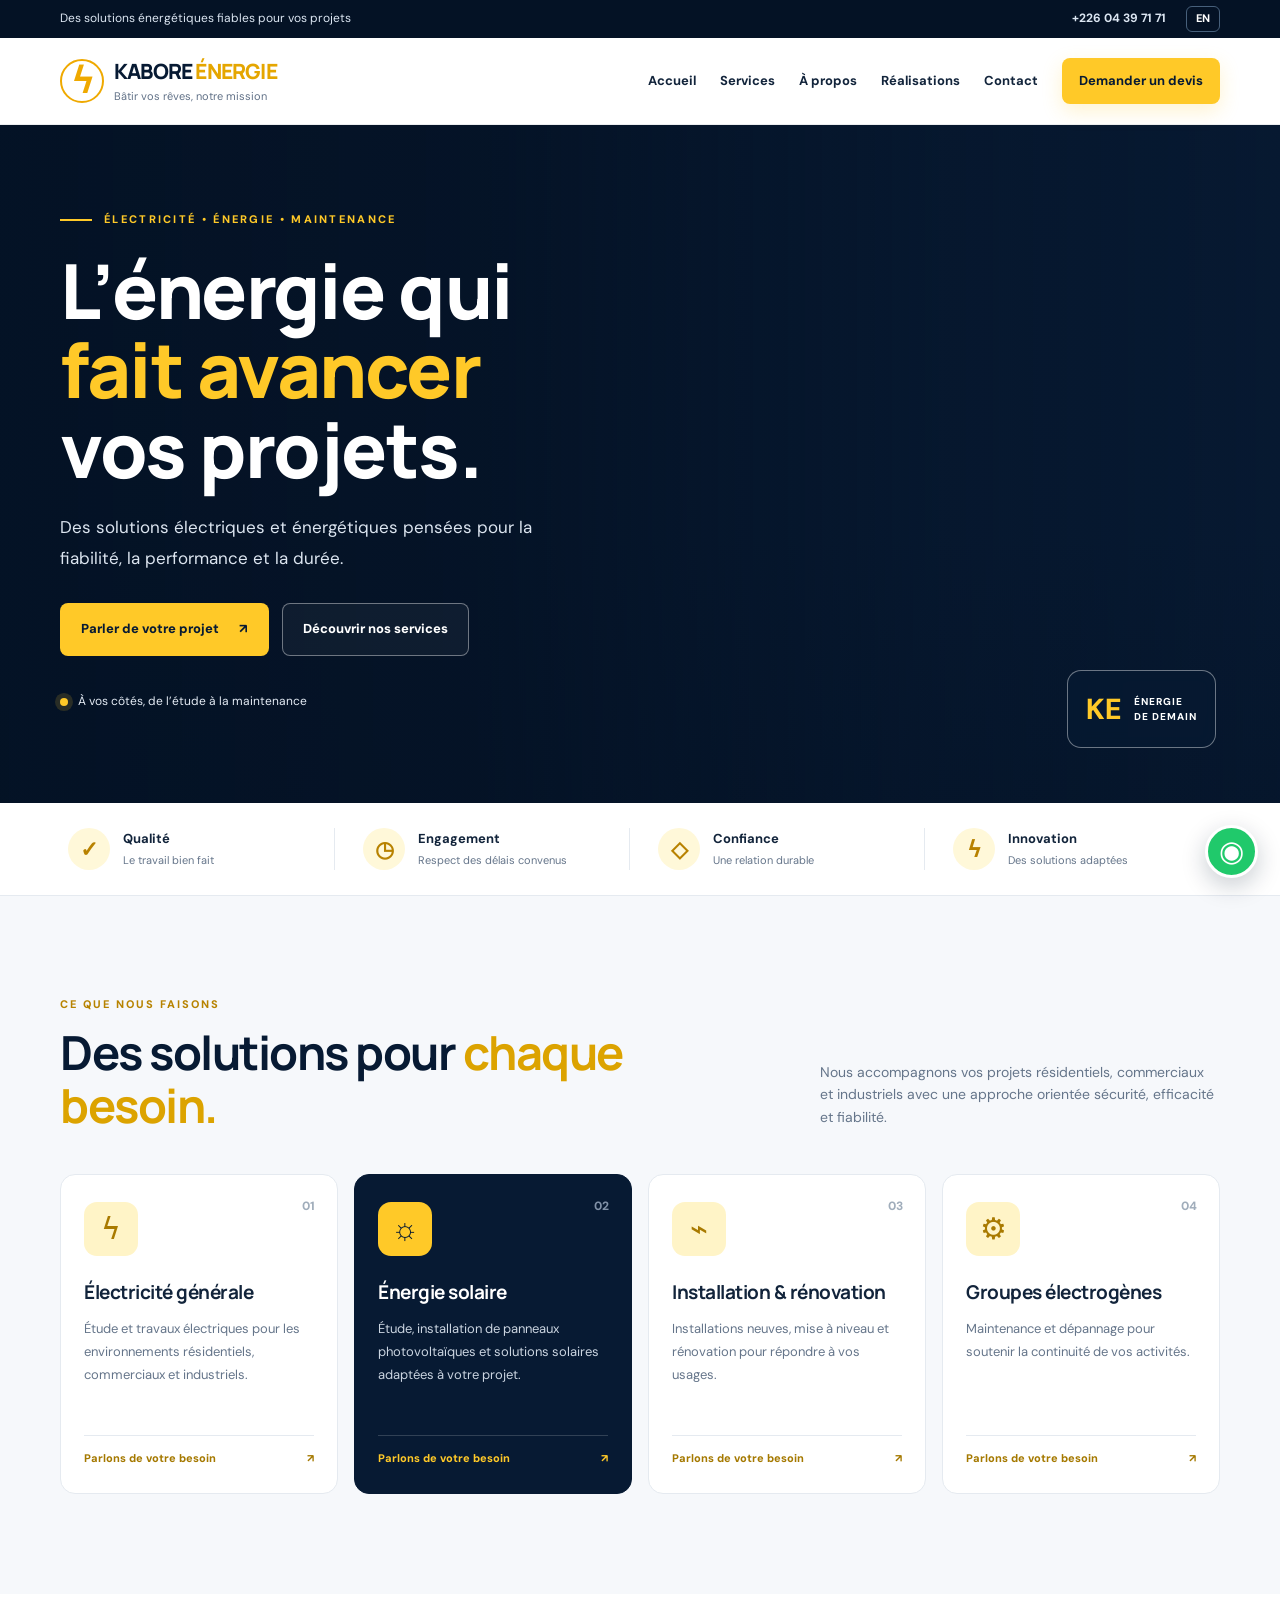
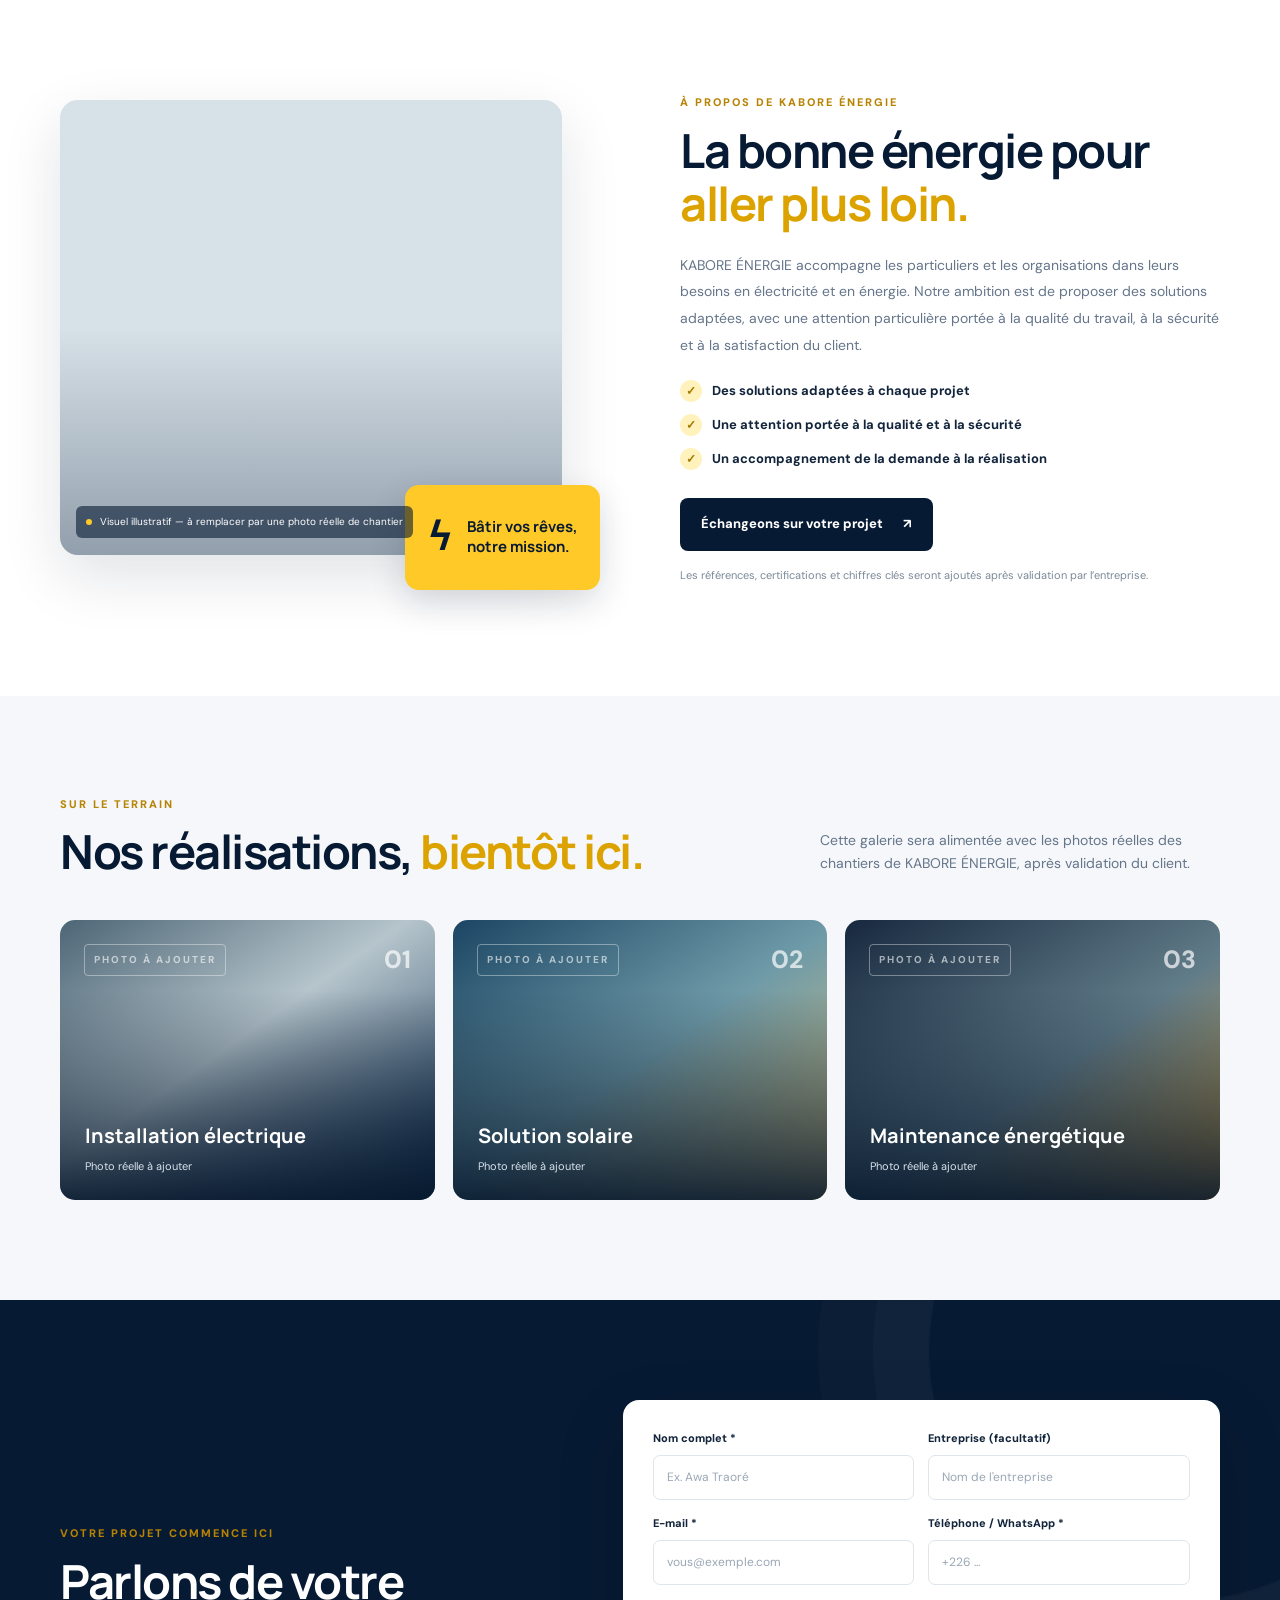
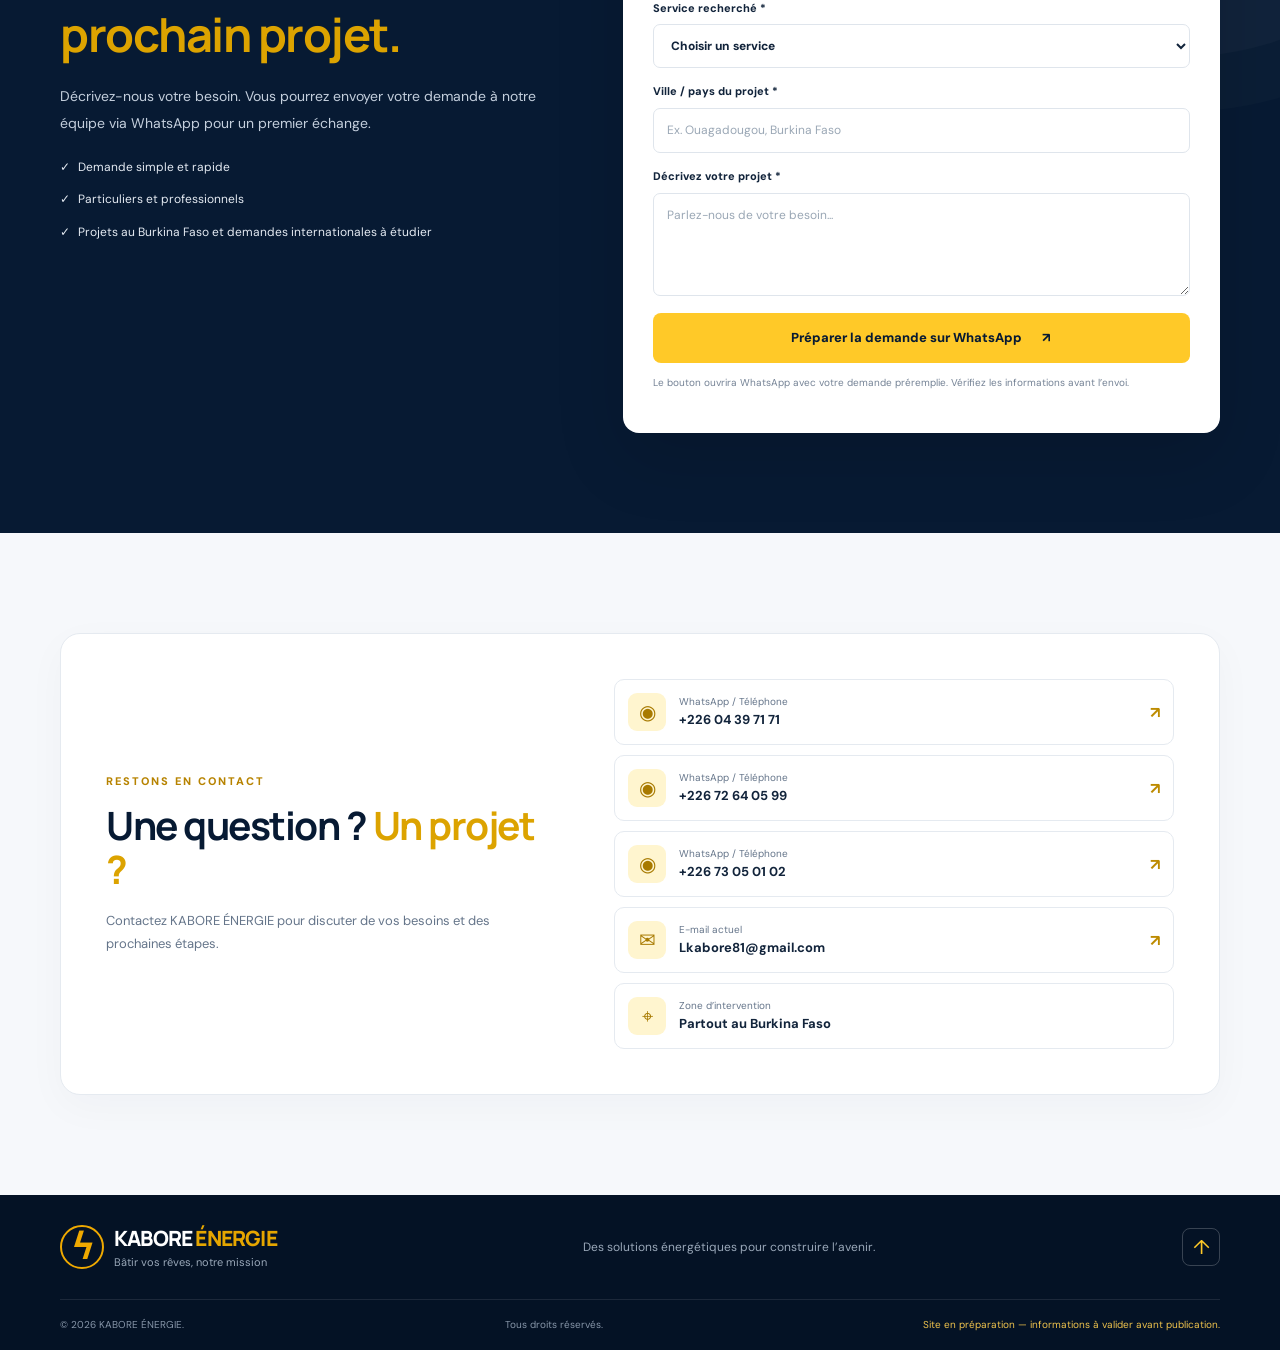
<file: index.html>
<!doctype html>
<html lang="fr">
<head>
  <meta charset="utf-8">
  <meta name="viewport" content="width=device-width, initial-scale=1">
  <meta name="theme-color" content="#071a33">
  <meta name="description" content="KABORE ÉNERGIE accompagne vos projets en électricité générale, énergie solaire, installations électriques, rénovation et maintenance de groupes électrogènes au Burkina Faso.">
  <meta property="og:title" content="KABORE ÉNERGIE — Bâtir vos rêves, notre mission">
  <meta property="og:description" content="Solutions électriques et énergétiques fiables pour les particuliers et les entreprises.">
  <meta property="og:type" content="website">
  <title>KABORE ÉNERGIE | Électricité, solaire et maintenance</title>
  <link rel="icon" href="assets/images/favicon.svg" type="image/svg+xml">
  <link rel="preconnect" href="https://images.unsplash.com">
  <link rel="stylesheet" href="styles.css">
  <link rel="manifest" href="/manifest.json">
  <script defer src="script.js"></script>
</head>
<body>
  <a class="skip-link" href="#main" data-i18n="skip">Aller au contenu</a>
  <div class="topline">
    <div class="container topline-inner">
      <span data-i18n="topline">Des solutions énergétiques fiables pour vos projets</span>
      <div class="topline-actions">
        <a href="tel:+22604397171">+226 04 39 71 71</a>
        <button class="lang-switch" id="languageToggle" type="button" aria-label="Switch language">EN</button>
      </div>
    </div>
  </div>
  <header class="site-header">
    <div class="container nav-wrap">
      <a class="brand" href="#home" aria-label="KABORE ÉNERGIE accueil">
        <span class="brand-mark" aria-hidden="true">ϟ</span>
        <span class="brand-copy"><strong>KABORE <em>ÉNERGIE</em></strong><small data-i18n="tagline">Bâtir vos rêves, notre mission</small></span>
      </a>
      <button class="menu-toggle" id="menuToggle" aria-label="Ouvrir le menu" aria-expanded="false">☰</button>
      <nav class="main-nav" id="mainNav">
        <a href="#home" data-i18n="navHome">Accueil</a>
        <a href="#services" data-i18n="navServices">Services</a>
        <a href="#about" data-i18n="navAbout">À propos</a>
        <a href="#projects" data-i18n="navProjects">Réalisations</a>
        <a href="#contact" data-i18n="navContact">Contact</a>
        <a class="nav-cta" href="#quote" data-i18n="navQuote">Demander un devis</a>
      </nav>
    </div>
  </header>

  <main id="main">
    <section class="hero" id="home">
      <div class="hero-image" role="img" aria-label="Panneaux solaires et installation énergétique"></div>
      <div class="hero-shade"></div>
      <div class="container hero-content">
        <div class="eyebrow"><span class="eyebrow-line"></span><span data-i18n="heroEyebrow">ÉLECTRICITÉ • ÉNERGIE • MAINTENANCE</span></div>
        <h1 data-i18n="heroTitle">L’énergie qui<br><span>fait avancer</span><br>vos projets.</h1>
        <p class="hero-text" data-i18n="heroText">Des solutions électriques et énergétiques pensées pour la fiabilité, la performance et la durée.</p>
        <div class="hero-actions">
          <a class="btn btn-yellow" href="#quote" data-i18n="heroCta">Parler de votre projet <span>↗</span></a>
          <a class="btn btn-ghost" href="#services" data-i18n="heroSecondary">Découvrir nos services</a>
        </div>
        <div class="hero-note"><span class="pulse-dot"></span><span data-i18n="heroNote">À vos côtés, de l’étude à la maintenance</span></div>
      </div>
      <div class="hero-stamp"><span>KE</span><small data-i18n="stamp">ÉNERGIE<br>DE DEMAIN</small></div>
    </section>

    <section class="trust-strip" aria-label="Engagements">
      <div class="container trust-grid">
        <div class="trust-item"><span class="trust-icon">✓</span><div><strong data-i18n="trust1Title">Qualité</strong><small data-i18n="trust1Text">Le travail bien fait</small></div></div>
        <div class="trust-item"><span class="trust-icon">◷</span><div><strong data-i18n="trust2Title">Engagement</strong><small data-i18n="trust2Text">Respect des délais convenus</small></div></div>
        <div class="trust-item"><span class="trust-icon">◇</span><div><strong data-i18n="trust3Title">Confiance</strong><small data-i18n="trust3Text">Une relation durable</small></div></div>
        <div class="trust-item"><span class="trust-icon">ϟ</span><div><strong data-i18n="trust4Title">Innovation</strong><small data-i18n="trust4Text">Des solutions adaptées</small></div></div>
      </div>
    </section>

    <section class="section services-section" id="services">
      <div class="container">
        <div class="section-heading">
          <div><p class="section-kicker" data-i18n="servicesKicker">CE QUE NOUS FAISONS</p><h2 data-i18n="servicesTitle">Des solutions pour <span>chaque besoin.</span></h2></div>
          <p data-i18n="servicesIntro">Nous accompagnons vos projets résidentiels, commerciaux et industriels avec une approche orientée sécurité, efficacité et fiabilité.</p>
        </div>
        <div class="services-grid">
          <article class="service-card" onclick="window.location.href='electricite.html'" style="cursor:pointer;">
            <div class="service-number">01</div><div class="service-symbol">ϟ</div>
            <h3 data-i18n="service1Title">Électricité générale</h3>
            <p data-i18n="service1Text">Étude et travaux électriques pour les environnements résidentiels, commerciaux et industriels.</p>
            <a href="#quote" class="text-link" data-service="Électricité générale" data-i18n="learnMore">Parlons de votre besoin <span>↗</span></a>
          </article>
          <article class="service-card featured" onclick="window.location.href='solaire.html'" style="cursor:pointer;">
            <div class="service-number">02</div><div class="service-symbol">☼</div>
            <h3 data-i18n="service2Title">Énergie solaire</h3>
            <p data-i18n="service2Text">Étude, installation de panneaux photovoltaïques et solutions solaires adaptées à votre projet.</p>
            <a href="#quote" class="text-link" data-service="Énergie solaire" data-i18n="learnMore">Parlons de votre besoin <span>↗</span></a>
          </article>
          <article class="service-card" onclick="window.location.href='renovation.html'" style="cursor:pointer;">
            <div class="service-number">03</div><div class="service-symbol">⌁</div>
            <h3 data-i18n="service3Title">Installation & rénovation</h3>
            <p data-i18n="service3Text">Installations neuves, mise à niveau et rénovation pour répondre à vos usages.</p>
            <a href="#quote" class="text-link" data-service="Installation et rénovation" data-i18n="learnMore">Parlons de votre besoin <span>↗</span></a>
          </article>
          <article class="service-card" onclick="window.location.href='groupes-electrogenes.html'" style="cursor:pointer;">
            <div class="service-number">04</div><div class="service-symbol">⚙</div>
            <h3 data-i18n="service4Title">Groupes électrogènes</h3>
            <p data-i18n="service4Text">Maintenance et dépannage pour soutenir la continuité de vos activités.</p>
            <a href="#quote" class="text-link" data-service="Groupes électrogènes" data-i18n="learnMore">Parlons de votre besoin <span>↗</span></a>
          </article>
        </div>
      </div>
    </section>

    <section class="about-section section" id="about">
      <div class="container about-grid">
        <div class="about-visual">
          <div class="about-photo" role="img" aria-label="Installation technique sur un chantier"></div>
          <div class="about-badge"><span class="badge-lightning">ϟ</span><strong data-i18n="aboutBadge">Bâtir vos rêves,<br>notre mission.</strong></div>
          <div class="photo-caption"><span class="caption-dot"></span><span data-i18n="photoPlaceholder">Visuel illustratif — à remplacer par une photo réelle de chantier</span></div>
        </div>
        <div class="about-copy">
          <p class="section-kicker" data-i18n="aboutKicker">À PROPOS DE KABORE ÉNERGIE</p>
          <h2 data-i18n="aboutTitle">La bonne énergie pour <span>aller plus loin.</span></h2>
          <p data-i18n="aboutText">KABORE ÉNERGIE accompagne les particuliers et les organisations dans leurs besoins en électricité et en énergie. Notre ambition est de proposer des solutions adaptées, avec une attention particulière portée à la qualité du travail, à la sécurité et à la satisfaction du client.</p>
          <ul class="check-list">
            <li data-i18n="aboutPoint1">Des solutions adaptées à chaque projet</li>
            <li data-i18n="aboutPoint2">Une attention portée à la qualité et à la sécurité</li>
            <li data-i18n="aboutPoint3">Un accompagnement de la demande à la réalisation</li>
          </ul>
          <a class="btn btn-dark" href="#contact" data-i18n="aboutCta">Échangeons sur votre projet <span>↗</span></a>
          <p class="claim-note" data-i18n="claimNote">Les références, certifications et chiffres clés seront ajoutés après validation par l’entreprise.</p>
        </div>
      </div>
    </section>

    <section class="projects-section section" id="projects">
      <div class="container">
        <div class="section-heading">
          <div><p class="section-kicker" data-i18n="projectsKicker">SUR LE TERRAIN</p><h2 data-i18n="projectsTitle">Nos réalisations, <span>bientôt ici.</span></h2></div>
          <p data-i18n="projectsIntro">Cette galerie sera alimentée avec les photos réelles des chantiers de KABORE ÉNERGIE, après validation du client.</p>
        </div>
        <div class="project-placeholder-grid">
          <div class="project-placeholder project-one"><span>01</span><div><strong data-i18n="project1Title">Installation électrique</strong><small data-i18n="projectPlaceholder">Photo réelle à ajouter</small></div></div>
          <div class="project-placeholder project-two"><span>02</span><div><strong data-i18n="project2Title">Solution solaire</strong><small data-i18n="projectPlaceholder">Photo réelle à ajouter</small></div></div>
          <div class="project-placeholder project-three"><span>03</span><div><strong data-i18n="project3Title">Maintenance énergétique</strong><small data-i18n="projectPlaceholder">Photo réelle à ajouter</small></div></div>
        </div>
      </div>
    </section>

    <section class="quote-section section" id="quote">
      <div class="container quote-grid">
        <div class="quote-copy">
          <p class="section-kicker" data-i18n="quoteKicker">VOTRE PROJET COMMENCE ICI</p>
          <h2 data-i18n="quoteTitle">Parlons de votre <span>prochain projet.</span></h2>
          <p data-i18n="quoteText">Décrivez-nous votre besoin. Vous pourrez envoyer votre demande à notre équipe via WhatsApp pour un premier échange.</p>
          <div class="quote-points"><span>✓ <span data-i18n="quotePoint1">Demande simple et rapide</span></span><span>✓ <span data-i18n="quotePoint2">Particuliers et professionnels</span></span><span>✓ <span data-i18n="quotePoint3">Projets au Burkina Faso et demandes internationales à étudier</span></span></div>
        </div>
        <form class="quote-form" id="quoteForm">
          <div class="form-row">
            <label><span data-i18n="formName">Nom complet *</span><input name="name" required autocomplete="name" placeholder="Ex. Awa Traoré"></label>
            <label><span data-i18n="formCompany">Entreprise (facultatif)</span><input name="company" autocomplete="organization" placeholder="Nom de l'entreprise"></label>
          </div>
          <div class="form-row">
            <label><span data-i18n="formEmail">E-mail *</span><input name="email" type="email" required autocomplete="email" placeholder="vous@exemple.com"></label>
            <label><span data-i18n="formPhone">Téléphone / WhatsApp *</span><input name="phone" type="tel" required autocomplete="tel" placeholder="+226 ..."></label>
          </div>
          <label><span data-i18n="formService">Service recherché *</span>
            <select name="service" required>
              <option value="" data-i18n="formSelect">Choisir un service</option>
              <option data-i18n="service1Title">Électricité générale</option>
              <option data-i18n="service2Title">Énergie solaire</option>
              <option data-i18n="service3Title">Installation & rénovation</option>
              <option data-i18n="service4Title">Groupes électrogènes</option>
              <option value="Autre" data-i18n="formOther">Autre demande</option>
            </select>
          </label>
          <label><span data-i18n="formLocation">Ville / pays du projet *</span><input name="location" required placeholder="Ex. Ouagadougou, Burkina Faso"></label>
          <label><span data-i18n="formMessage">Décrivez votre projet *</span><textarea name="message" required rows="4" placeholder="Parlez-nous de votre besoin..."></textarea></label>
          <button class="btn btn-yellow form-submit" type="submit"><span data-i18n="formSubmit">Préparer la demande sur WhatsApp</span><span>↗</span></button>
          <p class="form-note" data-i18n="formNote">Le bouton ouvrira WhatsApp avec votre demande préremplie. Vérifiez les informations avant l’envoi.</p>
          <p class="form-status" id="formStatus" role="status" aria-live="polite"></p>
        </form>
      </div>
    </section>

    <section class="contact-section section" id="contact">
      <div class="container contact-card">
        <div><p class="section-kicker" data-i18n="contactKicker">RESTONS EN CONTACT</p><h2 data-i18n="contactTitle">Une question ? <span>Un projet ?</span></h2><p data-i18n="contactText">Contactez KABORE ÉNERGIE pour discuter de vos besoins et des prochaines étapes.</p></div>
        <div class="contact-methods">
          <a class="contact-method" href="https://wa.me/22604397171" target="_blank" rel="noopener"><span class="method-icon">◉</span><span><small data-i18n="whatsappLabel">WhatsApp / Téléphone</small><strong>+226 04 39 71 71</strong></span><b>↗</b></a>
          <a class="contact-method" href="https://wa.me/22672640599" target="_blank" rel="noopener"><span class="method-icon">◉</span><span><small data-i18n="whatsappLabel">WhatsApp / Téléphone</small><strong>+226 72 64 05 99</strong></span><b>↗</b></a>
          <a class="contact-method" href="https://wa.me/22673050102" target="_blank" rel="noopener"><span class="method-icon">◉</span><span><small data-i18n="whatsappLabel">WhatsApp / Téléphone</small><strong>+226 73 05 01 02</strong></span><b>↗</b></a>
          <a class="contact-method" href="mailto:Lkabore81@gmail.com"><span class="method-icon">✉</span><span><small data-i18n="emailLabel">E-mail actuel</small><strong>Lkabore81@gmail.com</strong></span><b>↗</b></a>
          <div class="contact-method"><span class="method-icon">⌖</span><span><small data-i18n="coverageLabel">Zone d’intervention</small><strong data-i18n="coverage">Partout au Burkina Faso</strong></span></div>
        </div>
      </div>
    </section>
  </main>

  <footer class="site-footer">
    <div class="container footer-main">
      <a class="brand footer-brand" href="#home"><span class="brand-mark">ϟ</span><span class="brand-copy"><strong>KABORE <em>ÉNERGIE</em></strong><small data-i18n="tagline">Bâtir vos rêves, notre mission</small></span></a>
      <p data-i18n="footerLine">Des solutions énergétiques pour construire l’avenir.</p>
      <a href="#home" class="back-top" aria-label="Retour en haut">↑</a>
    </div>
    <div class="container footer-bottom"><span>© <span id="year"></span> KABORE ÉNERGIE.</span><span data-i18n="footerRights">Tous droits réservés.</span><span class="dev-note" data-i18n="footerDev">Site en préparation — informations à valider avant publication.</span></div>
  </footer>
  <a class="floating-whatsapp" href="https://wa.me/22604397171" target="_blank" rel="noopener" aria-label="Contacter KABORE ÉNERGIE sur WhatsApp">◉</a>
</body>
</html>
</file>
<file: styles.css>
@import url('https://fonts.googleapis.com/css2?family=DM+Sans:wght@400;500;600;700&family=Manrope:wght@400;500;600;700;800&display=swap');
:root{--navy:#071a33;--navy2:#0d2a4d;--yellow:#ffc928;--gold:#efa900;--ink:#12243b;--muted:#65758a;--paper:#f6f8fb;--white:#fff;--line:#e5eaf0;--radius:20px;--shadow:0 22px 60px rgba(7,26,51,.12)}
*{box-sizing:border-box}html{scroll-behavior:smooth;scroll-padding-top:92px}body{margin:0;color:var(--ink);font-family:'DM Sans',sans-serif;line-height:1.6;background:#fff}a{color:inherit;text-decoration:none}button,input,textarea,select{font:inherit}.container{width:min(1160px,calc(100% - 44px));margin-inline:auto}.skip-link{position:absolute;left:-9999px;top:auto}.skip-link:focus{left:12px;top:12px;z-index:100;background:#fff;padding:12px}.topline{background:#041225;color:#dce6f2;font-size:12px}.topline-inner{min-height:38px;display:flex;justify-content:space-between;align-items:center;gap:16px}.topline-actions{display:flex;align-items:center;gap:20px}.topline a{font-weight:700}.lang-switch{border:1px solid #47607b;border-radius:6px;background:transparent;color:#fff;padding:3px 9px;font-size:11px;font-weight:800;cursor:pointer}.site-header{background:rgba(255,255,255,.96);position:sticky;top:0;z-index:50;border-bottom:1px solid rgba(7,26,51,.08);backdrop-filter:blur(12px)}.nav-wrap{min-height:86px;display:flex;align-items:center;justify-content:space-between;gap:24px}.brand{display:flex;align-items:center;gap:10px;min-width:max-content}.brand-mark{display:grid;place-items:center;width:44px;height:44px;border:2px solid var(--gold);border-radius:50%;font-size:35px;font-weight:800;color:var(--gold);line-height:1}.brand-copy{display:flex;flex-direction:column;line-height:1.2}.brand-copy strong{font-family:Manrope,sans-serif;font-size:21px;letter-spacing:-.8px;color:var(--navy);font-weight:800}.brand-copy em{font-style:normal;color:#e5a600}.brand-copy small{font-size:11px;color:#617187;margin-top:5px}.main-nav{display:flex;align-items:center;gap:24px;font-size:13px;font-weight:700}.main-nav>a:not(.nav-cta){transition:color .2s}.main-nav>a:not(.nav-cta):hover{color:#d69b00}.nav-cta{background:var(--yellow);padding:13px 17px;border-radius:8px;color:var(--navy);box-shadow:0 7px 20px #ffc92838}.menu-toggle{display:none;border:0;background:var(--navy);color:#fff;border-radius:8px;padding:8px 12px;font-size:22px}
.hero{position:relative;min-height:650px;display:flex;align-items:center;overflow:hidden;background:var(--navy);color:#fff}.hero-image,.hero-shade{position:absolute;inset:0}.hero-image{background-image:url('https://images.unsplash.com/photo-1509391366360-2e959784a276?auto=format&fit=crop&w=2200&q=85');background-position:center 48%;background-size:cover;transform:scale(1.02)}.hero-shade{background:linear-gradient(90deg,rgba(4,18,37,.97) 0%,rgba(4,18,37,.86) 38%,rgba(4,18,37,.37) 72%,rgba(4,18,37,.16) 100%),linear-gradient(0deg,rgba(4,18,37,.4),transparent 40%)}.hero-content{position:relative;z-index:2;padding-block:86px 92px}.eyebrow{display:flex;align-items:center;gap:12px;color:var(--yellow);font-size:11px;font-weight:800;letter-spacing:2.3px}.eyebrow-line{width:32px;height:2px;background:var(--yellow)}h1,h2,h3,p{margin-top:0}h1,h2,h3{font-family:Manrope,sans-serif;letter-spacing:-1.5px}h1{font-size:clamp(44px,6.2vw,76px);line-height:1.05;max-width:690px;margin:22px 0;color:#fff;font-weight:800}h1 span,h2 span{color:var(--yellow)}.hero-text{font-size:17px;max-width:530px;color:#dce5f0;line-height:1.8}.hero-actions{display:flex;gap:13px;flex-wrap:wrap;margin-top:30px}.btn{display:inline-flex;align-items:center;justify-content:center;gap:20px;padding:15px 20px;border-radius:8px;font-size:13px;font-weight:800;border:1px solid transparent;cursor:pointer;transition:transform .2s,box-shadow .2s}.btn:hover{transform:translateY(-2px);box-shadow:0 10px 22px #0002}.btn-yellow{background:var(--yellow);color:var(--navy)}.btn-ghost{border-color:#ffffff65;color:#fff;background:#ffffff0b}.btn-dark{background:var(--navy);color:#fff}.hero-note{display:flex;align-items:center;gap:10px;color:#e4ebf4;font-size:12px;margin-top:36px}.pulse-dot{width:8px;height:8px;border-radius:50%;background:var(--yellow);box-shadow:0 0 0 5px #ffc92826}.hero-stamp{position:absolute;z-index:2;right:max(5%,calc((100vw - 1160px)/2));bottom:55px;border:1px solid #ffffff68;background:#071a33a8;border-radius:14px;padding:15px 18px;display:flex;align-items:center;gap:13px;backdrop-filter:blur(8px)}.hero-stamp>span{font-size:29px;color:var(--yellow);font-weight:800}.hero-stamp small{font-size:10px;font-weight:800;line-height:1.5;letter-spacing:1px}
.trust-strip{background:#fff;border-bottom:1px solid var(--line)}.trust-grid{display:grid;grid-template-columns:repeat(4,1fr);padding-block:25px;gap:20px}.trust-item{display:flex;align-items:center;gap:13px;border-right:1px solid var(--line);padding-left:8px}.trust-item:last-child{border:0}.trust-icon{width:42px;height:42px;flex:none;border-radius:50%;display:grid;place-items:center;background:#fff8d9;color:#b88200;font-size:22px;font-weight:800}.trust-item strong,.trust-item small{display:block}.trust-item strong{font-size:13px}.trust-item small{font-size:11px;color:var(--muted);margin-top:2px}
.section{padding:100px 0}.services-section{background:var(--paper)}.section-heading{display:flex;justify-content:space-between;align-items:end;gap:40px;margin-bottom:42px}.section-kicker{color:#b78300;font-size:11px;font-weight:800;letter-spacing:2px;margin-bottom:12px}.section-heading h2,.about-copy h2,.quote-copy h2,.contact-card h2{font-size:clamp(32px,4vw,47px);line-height:1.13;color:var(--navy);margin-bottom:0}.section-heading h2 span,.about-copy h2 span,.quote-copy h2 span,.contact-card h2 span{color:#dca300}.section-heading>p{max-width:400px;color:var(--muted);font-size:14px;margin-bottom:4px}.services-grid{display:grid;grid-template-columns:repeat(4,1fr);gap:16px}.service-card{background:#fff;border:1px solid var(--line);border-radius:15px;padding:27px 23px 25px;position:relative;min-height:320px;display:flex;flex-direction:column;transition:transform .25s,box-shadow .25s}.service-card:hover{transform:translateY(-5px);box-shadow:var(--shadow)}.service-card.featured{background:var(--navy);color:#fff;border-color:var(--navy)}.service-number{position:absolute;right:22px;top:22px;font-size:12px;color:#a0adbb;font-weight:800}.featured .service-number{color:#8091a7}.service-symbol{width:54px;height:54px;border-radius:13px;background:#fff4c7;color:#a97a00;display:grid;place-items:center;font-size:30px;margin-bottom:24px}.featured .service-symbol{background:var(--yellow);color:var(--navy)}.service-card h3{font-size:19px;line-height:1.3;letter-spacing:-.5px;margin-bottom:12px}.service-card p{font-size:13px;line-height:1.8;color:var(--muted);margin-bottom:25px}.featured p{color:#cbd5e1}.text-link{display:flex;align-items:center;justify-content:space-between;gap:10px;margin-top:auto;padding-top:14px;border-top:1px solid var(--line);font-size:11px;font-weight:800;color:#a57900}.featured .text-link{border-color:#ffffff2b;color:var(--yellow)}
.about-grid{display:grid;grid-template-columns:1fr 1fr;gap:80px;align-items:center}.about-visual{position:relative;min-height:490px}.about-photo{position:absolute;inset:0 38px 35px 0;border-radius:18px;background:#d7e1e8 url('https://images.unsplash.com/photo-1497366754035-f200968a6e72?auto=format&fit=crop&w=1200&q=85') center/cover;box-shadow:var(--shadow)}.about-photo:after{content:"";position:absolute;inset:0;background:linear-gradient(0deg,#071a3355,transparent 50%);border-radius:18px}.about-badge{position:absolute;right:0;bottom:0;background:var(--yellow);color:var(--navy);border-radius:14px;padding:22px;display:flex;align-items:center;gap:15px;box-shadow:0 12px 35px #071a3328}.badge-lightning{font-size:38px;font-weight:800}.about-badge strong{font-family:Manrope,sans-serif;font-size:15px;line-height:1.35}.photo-caption{position:absolute;left:16px;bottom:52px;z-index:2;display:flex;gap:8px;align-items:center;color:#fff;font-size:10px;background:#071a3399;padding:8px 10px;border-radius:6px}.caption-dot{width:6px;height:6px;background:var(--yellow);border-radius:50%}.about-copy>p:not(.section-kicker):not(.claim-note){font-size:14px;line-height:1.9;color:var(--muted);margin:22px 0}.check-list{padding:0;list-style:none;margin:22px 0 28px;display:grid;gap:12px}.check-list li{font-size:13px;font-weight:700;display:flex;align-items:center;gap:10px}.check-list li:before{content:"✓";width:22px;height:22px;display:grid;place-items:center;border-radius:50%;background:#fff2bd;color:#a57900;font-size:12px}.claim-note{font-size:11px;color:#7b8998;margin-top:16px}
.projects-section{background:#f5f7fa}.project-placeholder-grid{display:grid;grid-template-columns:repeat(3,1fr);gap:18px}.project-placeholder{min-height:280px;border-radius:15px;overflow:hidden;position:relative;background:linear-gradient(135deg,#0c294a,#43637a);display:flex;align-items:end;padding:25px;color:#fff}.project-placeholder:before{content:"";position:absolute;inset:0;background:linear-gradient(0deg,#06172ce8,transparent 75%)}.project-placeholder:after{content:"PHOTO À AJOUTER";position:absolute;top:24px;left:24px;font-size:10px;font-weight:800;letter-spacing:2px;color:#fff9;border:1px solid #ffffff60;padding:7px 9px;border-radius:4px}.project-one{background:linear-gradient(145deg,#4c6575,#b6c5cc 45%,#163657)}.project-two{background:linear-gradient(145deg,#1b4563,#6e9aa8 50%,#e0c77c)}.project-three{background:linear-gradient(145deg,#17283e,#617c89 55%,#d8a644)}.project-placeholder>span{position:absolute;right:24px;top:20px;font-size:25px;font-weight:800;color:#ffffffb0}.project-placeholder>div{position:relative;z-index:1}.project-placeholder strong,.project-placeholder small{display:block}.project-placeholder strong{font-family:Manrope,sans-serif;font-size:20px}.project-placeholder small{font-size:11px;color:#d7e2ec;margin-top:6px}
.quote-section{background:var(--navy);color:#fff;position:relative;overflow:hidden}.quote-section:before{content:"";position:absolute;width:500px;height:500px;border-radius:50%;border:1px solid #ffffff0c;right:-150px;top:-200px;box-shadow:0 0 0 55px #ffffff06,0 0 0 110px #ffffff04}.quote-grid{position:relative;display:grid;grid-template-columns:.8fr 1fr;gap:85px;align-items:start}.quote-copy{position:sticky;top:125px}.quote-copy h2{color:#fff}.quote-copy>p:not(.section-kicker){color:#c4cfdd;font-size:14px;line-height:1.9;margin:22px 0}.quote-points{display:grid;gap:13px;color:#e4eaf2;font-size:12px}.quote-points>span{display:flex;gap:8px}.quote-points>span:first-letter{color:var(--yellow)}.quote-form{background:#fff;color:var(--ink);border-radius:16px;padding:30px;box-shadow:0 25px 70px #0002}.form-row{display:grid;grid-template-columns:1fr 1fr;gap:14px}.quote-form label{display:grid;gap:7px;font-size:11px;font-weight:800;margin-bottom:15px}.quote-form input,.quote-form textarea,.quote-form select{width:100%;border:1px solid #dfe5ec;border-radius:7px;padding:12px 13px;color:var(--ink);outline:none;background:#fff;font-size:12px;min-width:0}.quote-form input:focus,.quote-form textarea:focus,.quote-form select:focus{border-color:#d8a000;box-shadow:0 0 0 3px #ffc9282a}.quote-form textarea{resize:vertical}.quote-form input::placeholder,.quote-form textarea::placeholder{color:#9aa7b5;font-weight:400}.form-submit{width:100%;border:0;margin-top:2px}.form-note,.form-status{font-size:10px;color:#748295;margin:12px 0 0}.form-status{font-weight:700;color:#16764b}
.contact-section{background:#f6f8fb}.contact-card{background:#fff;border:1px solid var(--line);border-radius:20px;padding:45px;display:grid;grid-template-columns:.8fr 1fr;gap:60px;align-items:center;box-shadow:0 12px 40px #071a3308}.contact-card h2{font-size:39px}.contact-card>div:first-child>p:not(.section-kicker){color:var(--muted);font-size:13px;line-height:1.8;margin:18px 0 0}.contact-methods{display:grid;gap:10px}.contact-method{display:flex;align-items:center;gap:13px;border:1px solid var(--line);padding:13px;border-radius:10px;min-width:0}.contact-method>a{cursor:pointer}.contact-method:hover{border-color:#e4b522}.method-icon{width:38px;height:38px;flex:none;display:grid;place-items:center;border-radius:9px;background:#fff5cf;color:#a87a00;font-size:20px}.contact-method>span:nth-child(2){flex:1;min-width:0}.contact-method small,.contact-method strong{display:block}.contact-method small{font-size:10px;color:var(--muted)}.contact-method strong{font-size:13px;overflow-wrap:anywhere}.contact-method>b{color:#bd8b00}.site-footer{background:#041225;color:#c7d1df}.footer-main{display:flex;align-items:center;justify-content:space-between;gap:24px;padding-block:30px}.footer-brand .brand-copy strong{color:#fff}.footer-brand .brand-copy small{color:#9aa8b9}.footer-main>p{font-size:12px;margin:0;color:#9aa8b9}.back-top{width:38px;height:38px;display:grid;place-items:center;border:1px solid #ffffff35;border-radius:8px;color:var(--yellow);font-size:20px}.footer-bottom{border-top:1px solid #ffffff18;display:flex;gap:18px;align-items:center;justify-content:space-between;padding-block:17px;font-size:10px;color:#8796a9}.dev-note{color:#f1c44d}.floating-whatsapp{position:fixed;z-index:40;right:22px;bottom:22px;width:53px;height:53px;border-radius:50%;background:#20c96b;color:#fff;display:grid;place-items:center;font-size:29px;box-shadow:0 8px 24px #071a3338;border:3px solid #fff}
@media(max-width:1000px){.main-nav{gap:14px;font-size:12px}.brand-copy strong{font-size:18px}.services-grid{grid-template-columns:repeat(2,1fr)}.about-grid{gap:45px}.quote-grid{gap:40px}.contact-card{gap:35px;padding:32px}}
@media(max-width:760px){.container{width:min(100% - 32px,600px)}.topline-inner{font-size:10px}.topline-actions{gap:10px}.nav-wrap{min-height:72px}.brand-mark{width:38px;height:38px;font-size:30px}.brand-copy strong{font-size:17px}.brand-copy small{font-size:9px}.menu-toggle{display:block}.main-nav{display:none;position:absolute;left:0;right:0;top:100%;padding:18px 22px 22px;background:#fff;border-bottom:1px solid var(--line);box-shadow:0 18px 25px #071a3310;align-items:stretch;gap:0;flex-direction:column}.main-nav.open{display:flex}.main-nav>a{padding:12px 4px}.main-nav .nav-cta{text-align:center;margin-top:8px}.hero{min-height:650px}.hero-image{background-position:58% center}.hero-shade{background:linear-gradient(90deg,rgba(4,18,37,.94),rgba(4,18,37,.68)),linear-gradient(0deg,rgba(4,18,37,.45),transparent)}.hero-content{padding-block:75px 110px}.eyebrow{font-size:9px;letter-spacing:1.4px}h1{font-size:clamp(42px,12vw,62px)}.hero-text{font-size:15px;max-width:430px}.hero-stamp{right:18px;bottom:20px;padding:10px 13px}.hero-stamp>span{font-size:22px}.hero-stamp small{font-size:8px}.trust-grid{grid-template-columns:1fr 1fr;gap:18px;padding-block:22px}.trust-item{border:0;padding:0}.trust-icon{width:36px;height:36px}.trust-item strong{font-size:12px}.trust-item small{font-size:10px}.section{padding:72px 0}.section-heading{display:block;margin-bottom:28px}.section-heading>p{margin-top:17px}.section-heading h2,.about-copy h2,.quote-copy h2{font-size:34px}.services-grid{gap:12px}.service-card{padding:21px 17px;min-height:310px}.service-card h3{font-size:17px}.service-card p{font-size:12px}.text-link{font-size:10px}.about-grid{grid-template-columns:1fr;gap:42px}.about-visual{min-height:390px}.about-photo{right:25px;bottom:30px}.about-badge{padding:17px}.about-badge strong{font-size:13px}.photo-caption{font-size:9px;bottom:45px}.project-placeholder-grid{grid-template-columns:1fr}.project-placeholder{min-height:220px}.quote-grid{grid-template-columns:1fr;gap:32px}.quote-copy{position:static}.quote-form{padding:22px}.form-row{grid-template-columns:1fr;gap:0}.contact-card{grid-template-columns:1fr;gap:26px;padding:25px 20px}.contact-card h2{font-size:33px}.footer-main{flex-wrap:wrap}.footer-main>p{order:3;width:100%}.footer-bottom{flex-wrap:wrap;gap:8px 16px}.dev-note{width:100%}.floating-whatsapp{right:15px;bottom:15px;width:48px;height:48px}}
@media(max-width:390px){.topline-inner>span{max-width:180px}.services-grid{grid-template-columns:1fr}.service-card{min-height:260px}.hero-actions .btn{width:100%}.brand-copy strong{font-size:15px}.brand-mark{width:34px;height:34px}.trust-item{gap:8px}}
</file>
